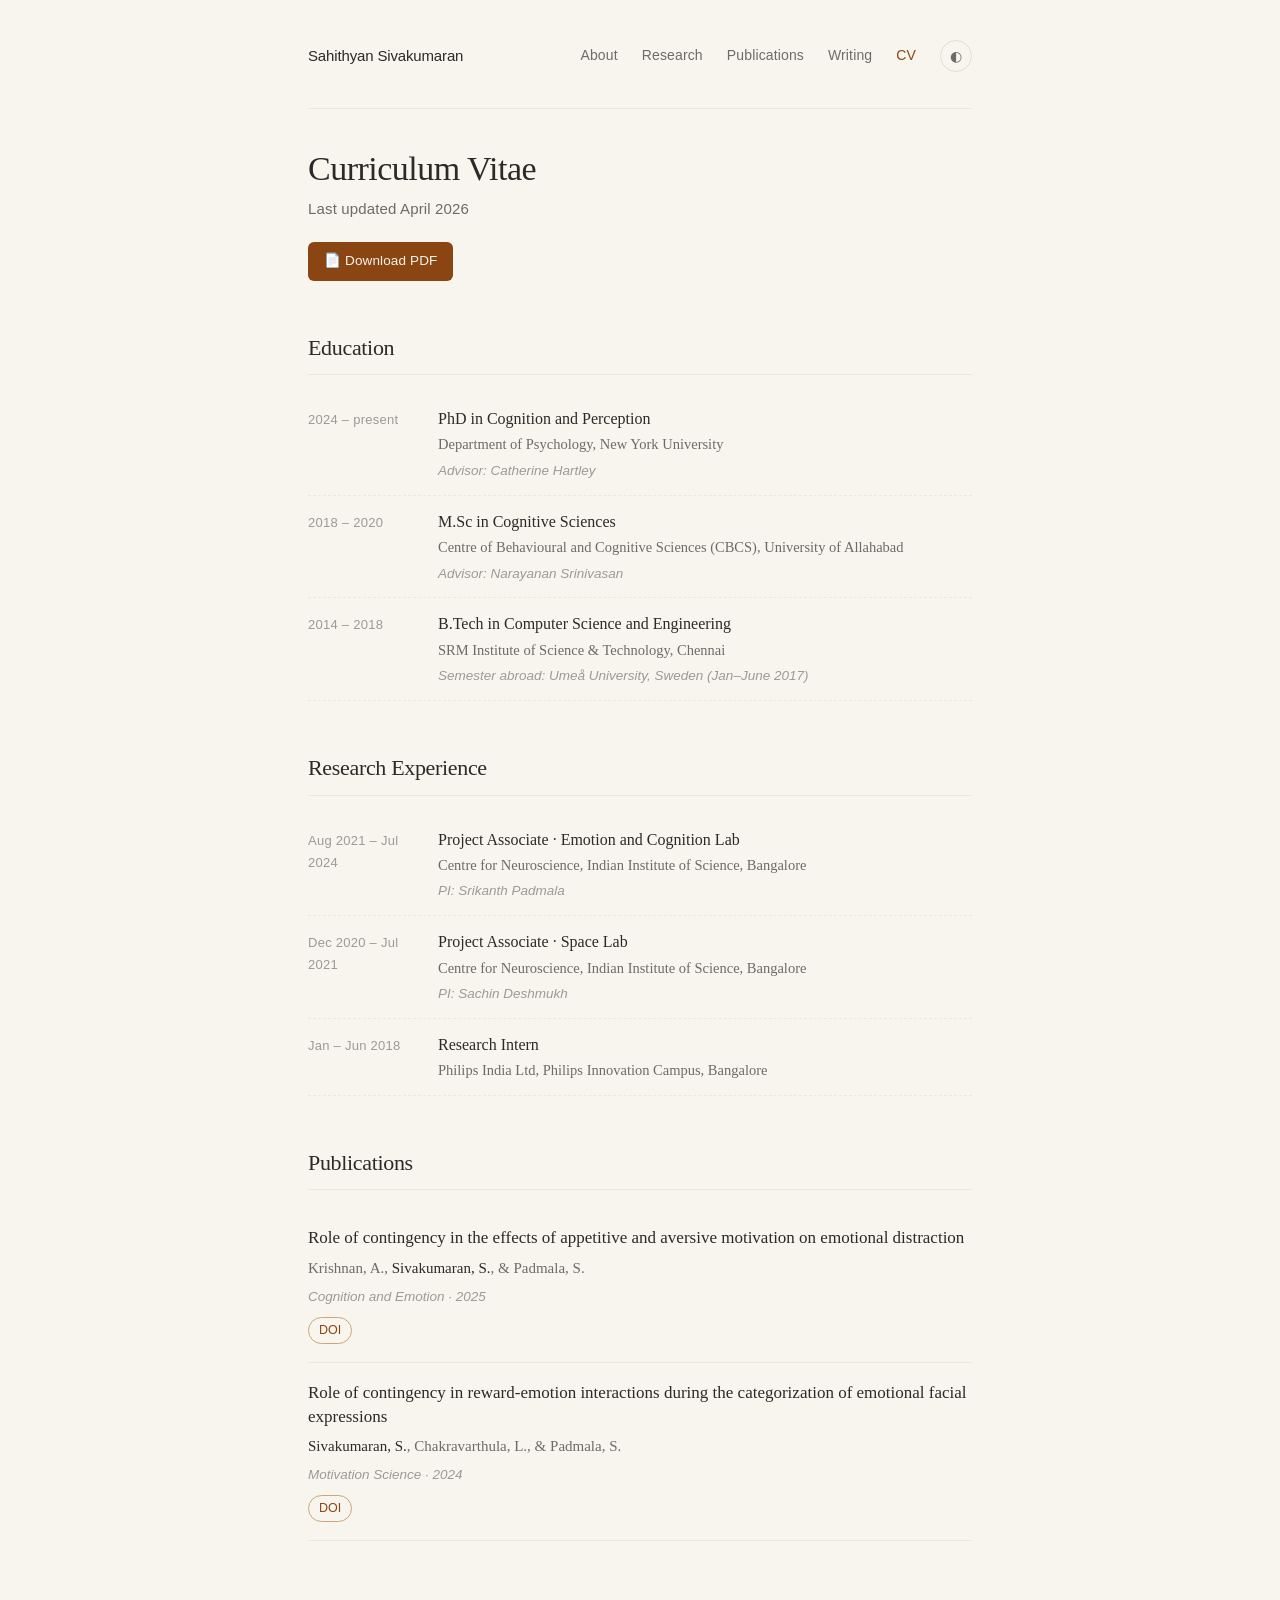
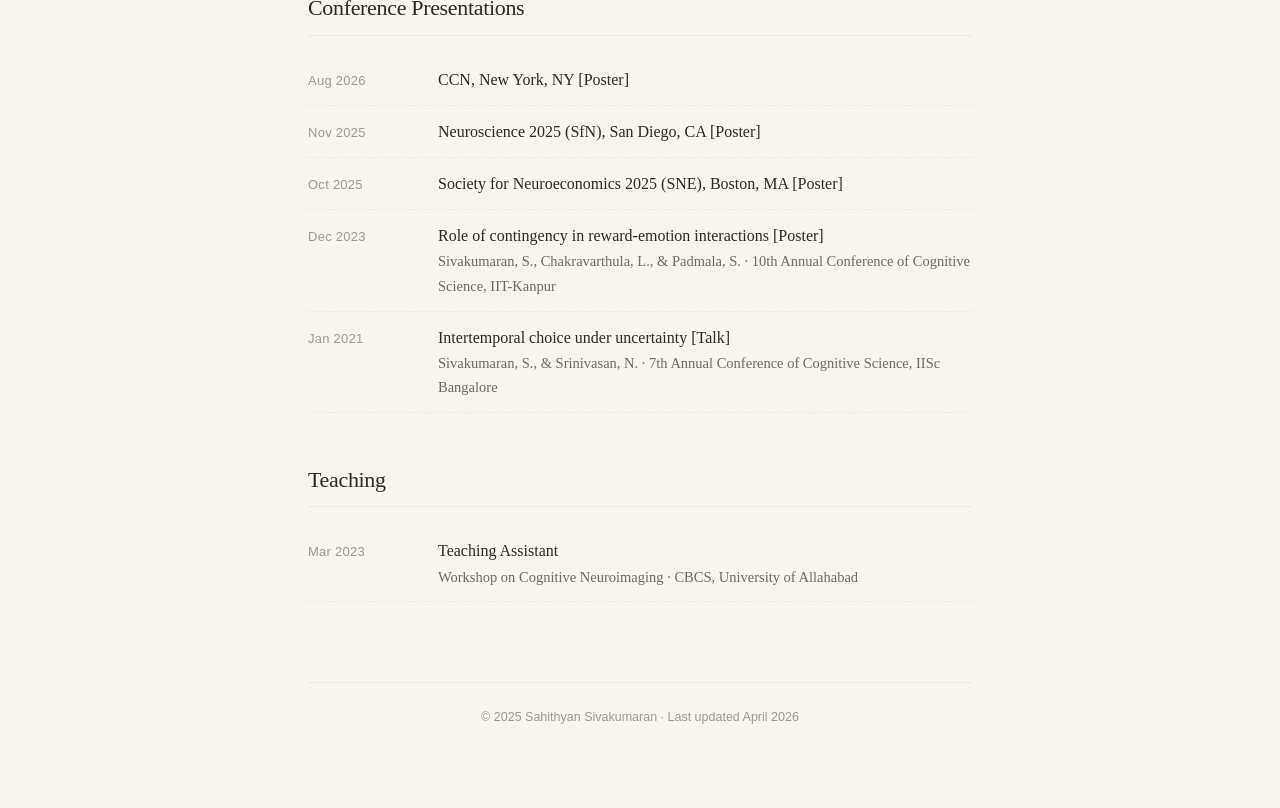
<file: cv.html>
<!DOCTYPE html>
<html lang="en">
<head>
<meta charset="UTF-8">
<meta name="viewport" content="width=device-width, initial-scale=1.0">
<title>CV · Sahithyan Sivakumaran</title>
<meta name="description" content="Curriculum Vitae — Sahithyan Sivakumaran">
<link rel="stylesheet" href="styles.css">
<link rel="icon" href="data:image/svg+xml,%3Csvg xmlns='http://www.w3.org/2000/svg' viewBox='0 0 100 100'%3E%3Ctext y='.9em' font-size='90'%3E🧠%3C/text%3E%3C/svg%3E">
</head>
<body>
<div class="container">

<nav class="nav">
  <a href="index.html" class="nav-brand">Sahithyan Sivakumaran</a>
  <div class="nav-links">
    <a href="index.html">About</a>
    <a href="research.html">Research</a>
    <a href="publications.html">Publications</a>
    <a href="writing.html">Writing</a>
    <a href="cv.html" class="active">CV</a>
    <button id="theme-toggle" class="theme-toggle" aria-label="Toggle theme">◐</button>
  </div>
</nav>

<h1>Curriculum Vitae</h1>
<p class="hero-subtitle" style="margin-top: 6px; margin-bottom: 20px;">Last updated April 2026</p>

<a href="files/Sahithyan_CV_Oct_2026.pdf" class="btn" target="_blank" rel="noopener">📄 Download PDF</a>

<h2>Education</h2>

<div class="cv-entry">
  <div class="cv-date">2024 – present</div>
  <div class="cv-content">
    <div class="role">PhD in Cognition and Perception</div>
    <div class="place">Department of Psychology, New York University</div>
    <div class="advisor">Advisor: Catherine Hartley</div>
  </div>
</div>

<div class="cv-entry">
  <div class="cv-date">2018 – 2020</div>
  <div class="cv-content">
    <div class="role">M.Sc in Cognitive Sciences</div>
    <div class="place">Centre of Behavioural and Cognitive Sciences (CBCS), University of Allahabad</div>
    <div class="advisor">Advisor: Narayanan Srinivasan</div>
  </div>
</div>

<div class="cv-entry">
  <div class="cv-date">2014 – 2018</div>
  <div class="cv-content">
    <div class="role">B.Tech in Computer Science and Engineering</div>
    <div class="place">SRM Institute of Science &amp; Technology, Chennai</div>
    <div class="advisor">Semester abroad: Umeå University, Sweden (Jan–June 2017)</div>
  </div>
</div>

<h2>Research Experience</h2>

<div class="cv-entry">
  <div class="cv-date">Aug 2021 – Jul 2024</div>
  <div class="cv-content">
    <div class="role">Project Associate · Emotion and Cognition Lab</div>
    <div class="place">Centre for Neuroscience, Indian Institute of Science, Bangalore</div>
    <div class="advisor">PI: Srikanth Padmala</div>
  </div>
</div>

<div class="cv-entry">
  <div class="cv-date">Dec 2020 – Jul 2021</div>
  <div class="cv-content">
    <div class="role">Project Associate · Space Lab</div>
    <div class="place">Centre for Neuroscience, Indian Institute of Science, Bangalore</div>
    <div class="advisor">PI: Sachin Deshmukh</div>
  </div>
</div>

<div class="cv-entry">
  <div class="cv-date">Jan – Jun 2018</div>
  <div class="cv-content">
    <div class="role">Research Intern</div>
    <div class="place">Philips India Ltd, Philips Innovation Campus, Bangalore</div>
  </div>
</div>

<h2>Publications</h2>

<div class="pub">
  <div class="pub-title">
    Role of contingency in the effects of appetitive and aversive motivation on emotional distraction
  </div>
  <div class="pub-authors">
    Krishnan, A., <span class="self">Sivakumaran, S.</span>, &amp; Padmala, S.
  </div>
  <div class="pub-venue">Cognition and Emotion · 2025</div>
  <div class="pub-links">
    <a href="https://doi.org/10.1080/02699931.2025.2542920" target="_blank" rel="noopener">DOI</a>
  </div>
</div>

<div class="pub">
  <div class="pub-title">
    Role of contingency in reward-emotion interactions during the categorization of emotional facial expressions
  </div>
  <div class="pub-authors">
    <span class="self">Sivakumaran, S.</span>, Chakravarthula, L., &amp; Padmala, S.
  </div>
  <div class="pub-venue">Motivation Science · 2024</div>
  <div class="pub-links">
    <a href="https://psycnet.apa.org/doi/10.1037/mot0000330" target="_blank" rel="noopener">DOI</a>
  </div>
</div>

<h2>Conference Presentations</h2>

<div class="cv-entry">
  <div class="cv-date">Aug 2026</div>
  <div class="cv-content">
    <div class="role">CCN, New York, NY [Poster]</div>
  </div>
</div>

<div class="cv-entry">
  <div class="cv-date">Nov 2025</div>
  <div class="cv-content">
    <div class="role">Neuroscience 2025 (SfN), San Diego, CA [Poster]</div>
  </div>
</div>

<div class="cv-entry">
  <div class="cv-date">Oct 2025</div>
  <div class="cv-content">
    <div class="role">Society for Neuroeconomics 2025 (SNE), Boston, MA [Poster]</div>
  </div>
</div>

<div class="cv-entry">
  <div class="cv-date">Dec 2023</div>
  <div class="cv-content">
    <div class="role">Role of contingency in reward-emotion interactions [Poster]</div>
    <div class="place">Sivakumaran, S., Chakravarthula, L., &amp; Padmala, S. · 10th Annual Conference of Cognitive Science, IIT-Kanpur</div>
  </div>
</div>

<div class="cv-entry">
  <div class="cv-date">Jan 2021</div>
  <div class="cv-content">
    <div class="role">Intertemporal choice under uncertainty [Talk]</div>
    <div class="place">Sivakumaran, S., &amp; Srinivasan, N. · 7th Annual Conference of Cognitive Science, IISc Bangalore</div>
  </div>
</div>

<h2>Teaching</h2>

<div class="cv-entry">
  <div class="cv-date">Mar 2023</div>
  <div class="cv-content">
    <div class="role">Teaching Assistant</div>
    <div class="place">Workshop on Cognitive Neuroimaging · CBCS, University of Allahabad</div>
  </div>
</div>

<footer class="footer">
  © 2025 Sahithyan Sivakumaran · Last updated April 2026
</footer>

</div>

<script>
(function() {
  var root = document.documentElement;
  var toggle = document.getElementById('theme-toggle');
  var saved = localStorage.getItem('theme');
  if (saved) root.setAttribute('data-theme', saved);

  toggle.addEventListener('click', function() {
    var current = root.getAttribute('data-theme');
    var isDark = current === 'dark' ||
      (!current && window.matchMedia('(prefers-color-scheme: dark)').matches);
    var next = isDark ? 'light' : 'dark';
    root.setAttribute('data-theme', next);
    localStorage.setItem('theme', next);
  });
})();
</script>

</body>
</html>
</file>
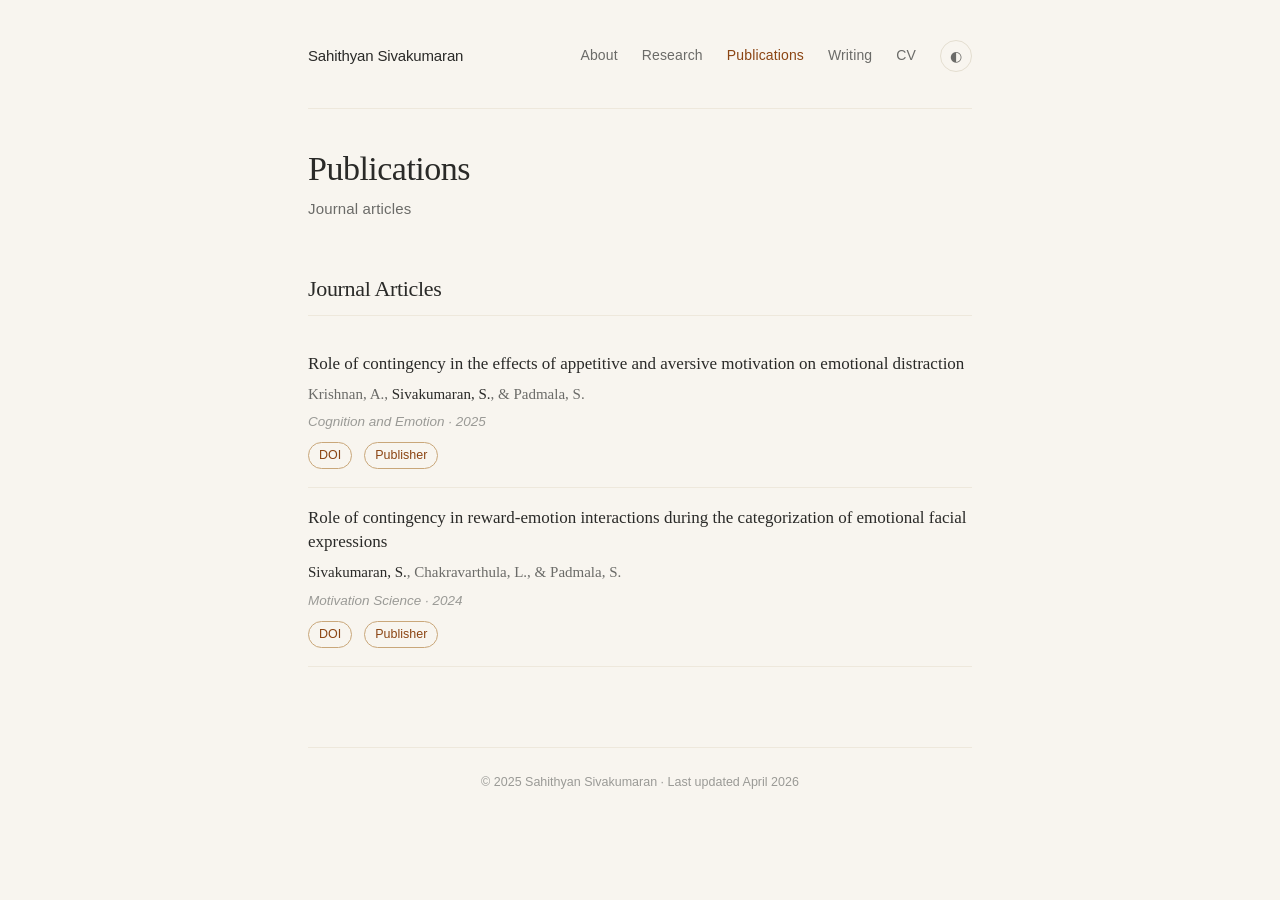
<file: publications.html>
<!DOCTYPE html>
<html lang="en">
<head>
<meta charset="UTF-8">
<meta name="viewport" content="width=device-width, initial-scale=1.0">
<title>Publications · Sahithyan Sivakumaran</title>
<meta name="description" content="Publications.">
<link rel="stylesheet" href="styles.css">
<link rel="icon" href="data:image/svg+xml,%3Csvg xmlns='http://www.w3.org/2000/svg' viewBox='0 0 100 100'%3E%3Ctext y='.9em' font-size='90'%3E🧠%3C/text%3E%3C/svg%3E">
</head>
<body>
<div class="container">

<nav class="nav">
  <a href="index.html" class="nav-brand">Sahithyan Sivakumaran</a>
  <div class="nav-links">
    <a href="index.html">About</a>
    <a href="research.html">Research</a>
    <a href="publications.html" class="active">Publications</a>
    <a href="writing.html">Writing</a>
    <a href="cv.html">CV</a>
    <button id="theme-toggle" class="theme-toggle" aria-label="Toggle theme">◐</button>
  </div>
</nav>

<h1>Publications</h1>
<p class="hero-subtitle" style="margin-top: 6px; margin-bottom: 28px;">Journal articles</p>

<h2>Journal Articles</h2>

<div class="pub">
  <div class="pub-title">
    Role of contingency in the effects of appetitive and aversive motivation on emotional distraction
  </div>
  <div class="pub-authors">
    Krishnan, A., <span class="self">Sivakumaran, S.</span>, &amp; Padmala, S.
  </div>
  <div class="pub-venue">Cognition and Emotion · 2025</div>
  <div class="pub-links">
    <a href="https://doi.org/10.1080/02699931.2025.2542920" target="_blank" rel="noopener">DOI</a>
    <a href="https://doi.org/10.1080/02699931.2025.2542920" target="_blank" rel="noopener">Publisher</a>
  </div>
</div>

<div class="pub">
  <div class="pub-title">
    Role of contingency in reward-emotion interactions during the categorization of emotional facial expressions
  </div>
  <div class="pub-authors">
    <span class="self">Sivakumaran, S.</span>, Chakravarthula, L., &amp; Padmala, S.
  </div>
  <div class="pub-venue">Motivation Science · 2024</div>
  <div class="pub-links">
    <a href="https://psycnet.apa.org/doi/10.1037/mot0000330" target="_blank" rel="noopener">DOI</a>
    <a href="https://psycnet.apa.org/doi/10.1037/mot0000330" target="_blank" rel="noopener">Publisher</a>
  </div>
</div>

<footer class="footer">
  © 2025 Sahithyan Sivakumaran · Last updated April 2026
</footer>

</div>

<script>
(function() {
  var root = document.documentElement;
  var toggle = document.getElementById('theme-toggle');
  var saved = localStorage.getItem('theme');
  if (saved) root.setAttribute('data-theme', saved);

  toggle.addEventListener('click', function() {
    var current = root.getAttribute('data-theme');
    var isDark = current === 'dark' ||
      (!current && window.matchMedia('(prefers-color-scheme: dark)').matches);
    var next = isDark ? 'light' : 'dark';
    root.setAttribute('data-theme', next);
    localStorage.setItem('theme', next);
  });
})();
</script>

</body>
</html>
</file>
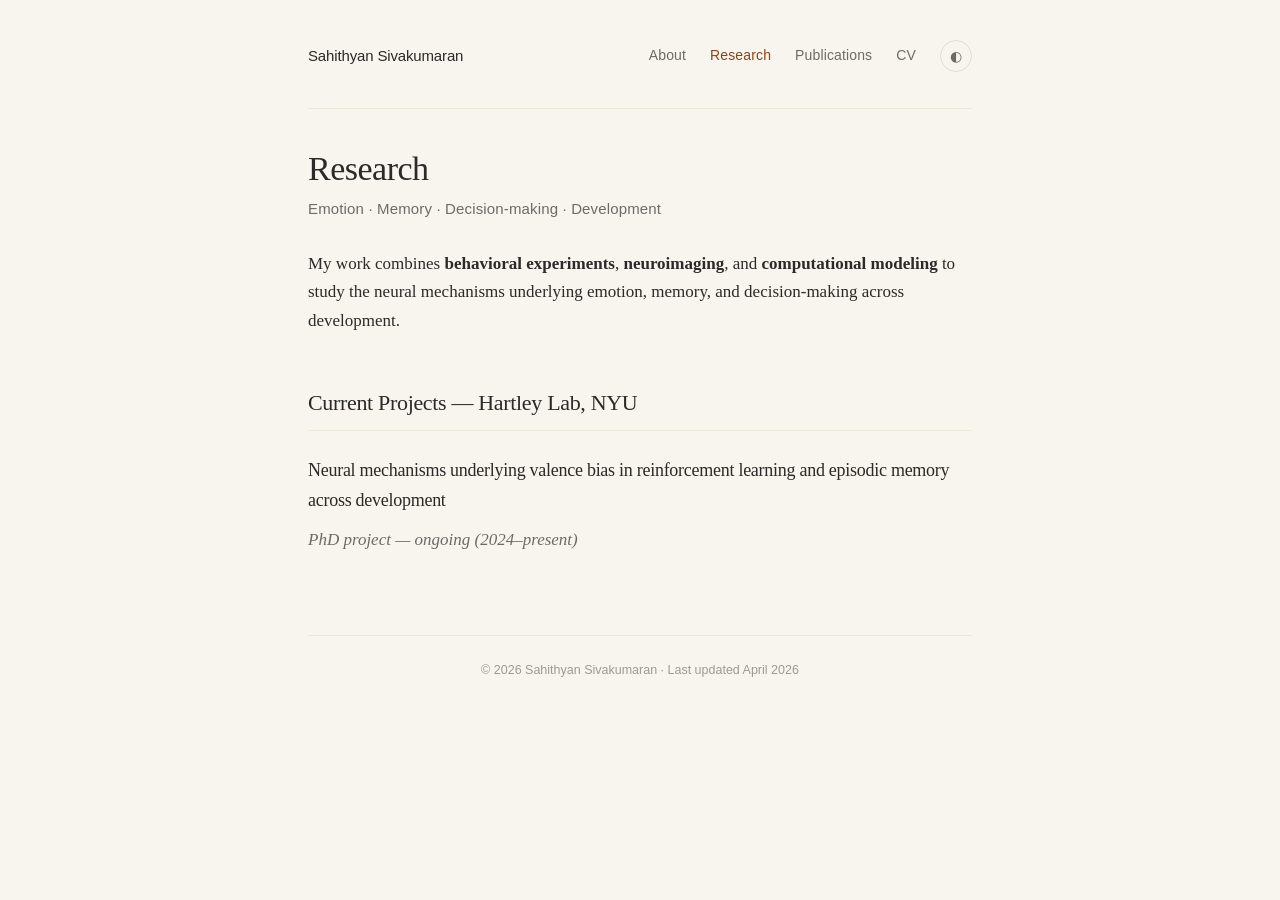
<file: research.html>
<!DOCTYPE html>
<html lang="en">
<head>
<meta charset="UTF-8">
<meta name="viewport" content="width=device-width, initial-scale=1.0">
<title>Research · Sahithyan Sivakumaran</title>
<meta name="description" content="Research interests and projects in affective neuroscience and cognitive psychology.">
<link rel="stylesheet" href="styles.css">
<link rel="icon" href="data:image/svg+xml,%3Csvg xmlns='http://www.w3.org/2000/svg' viewBox='0 0 100 100'%3E%3Ctext y='.9em' font-size='90'%3E🧠%3C/text%3E%3C/svg%3E">
</head>
<body>
<div class="container">

<nav class="nav">
  <a href="index.html" class="nav-brand">Sahithyan Sivakumaran</a>
  <div class="nav-links">
    <a href="index.html">About</a>
    <a href="research.html" class="active">Research</a>
    <a href="publications.html">Publications</a>
    <a href="cv.html">CV</a>
    <button id="theme-toggle" class="theme-toggle" aria-label="Toggle theme">◐</button>
  </div>
</nav>

<h1>Research</h1>
<p class="hero-subtitle" style="margin-top: 6px; margin-bottom: 28px;">Emotion · Memory · Decision-making · Development</p>

<p>
My work combines <strong>behavioral experiments</strong>, <strong>neuroimaging</strong>, and <strong>computational modeling</strong> to study the neural mechanisms underlying emotion, memory, and decision-making across development.
</p>

<h2>Current Projects — Hartley Lab, NYU</h2>

<h3>Neural mechanisms underlying valence bias in reinforcement learning and episodic memory across development</h3>
<p><em>PhD project — ongoing (2024–present)</em></p>

<footer class="footer">
  © 2026 Sahithyan Sivakumaran · Last updated April 2026
</footer>

</div>

<script>
(function() {
  var root = document.documentElement;
  var toggle = document.getElementById('theme-toggle');
  var saved = localStorage.getItem('theme');
  if (saved) root.setAttribute('data-theme', saved);

  toggle.addEventListener('click', function() {
    var current = root.getAttribute('data-theme');
    var isDark = current === 'dark' ||
      (!current && window.matchMedia('(prefers-color-scheme: dark)').matches);
    var next = isDark ? 'light' : 'dark';
    root.setAttribute('data-theme', next);
    localStorage.setItem('theme', next);
  });
})();
</script>

</body>
</html>
</file>
<file: styles.css>
/* ================================================================
   Sahithyan Sivakumaran — Academic Website
   A clean, serif-led minimal theme with dark/light mode
   ================================================================ */

/* --- CSS Variables: Light mode (default) --- */
:root {
  --bg: #f8f5ef;
  --bg-elev: #ffffff;
  --text: #2a2a28;
  --text-muted: #6b6b68;
  --text-soft: #9a9a96;
  --accent: #8b4513;
  --accent-soft: #c9a77a;
  --border: #e4ded0;
  --border-soft: #eee8dc;

  --font-serif: "Iowan Old Style", "Palatino Linotype", "URW Palladio L", Palatino, "Book Antiqua", Georgia, serif;
  --font-sans: -apple-system, BlinkMacSystemFont, "SF Pro Text", "Helvetica Neue", Arial, sans-serif;
  --font-mono: "SF Mono", "Monaco", "Inconsolata", "Fira Mono", monospace;

  --max-width: 720px;
  --radius: 8px;
}

/* --- Dark mode (auto-detected via OS preference) --- */
@media (prefers-color-scheme: dark) {
  :root {
    --bg: #1a1a1a;
    --bg-elev: #242424;
    --text: #e8e6e1;
    --text-muted: #a8a6a1;
    --text-soft: #6b6966;
    --accent: #d4a373;
    --accent-soft: #8b6a4a;
    --border: #3a3a38;
    --border-soft: #2d2d2c;
  }
}

/* --- Manual toggle override --- */
:root[data-theme="dark"] {
  --bg: #1a1a1a;
  --bg-elev: #242424;
  --text: #e8e6e1;
  --text-muted: #a8a6a1;
  --text-soft: #6b6966;
  --accent: #d4a373;
  --accent-soft: #8b6a4a;
  --border: #3a3a38;
  --border-soft: #2d2d2c;
}

:root[data-theme="light"] {
  --bg: #f8f5ef;
  --bg-elev: #ffffff;
  --text: #2a2a28;
  --text-muted: #6b6b68;
  --text-soft: #9a9a96;
  --accent: #8b4513;
  --accent-soft: #c9a77a;
  --border: #e4ded0;
  --border-soft: #eee8dc;
}

/* --- Reset & Base --- */
* {
  box-sizing: border-box;
  margin: 0;
  padding: 0;
}

html {
  scroll-behavior: smooth;
  -webkit-font-smoothing: antialiased;
  -moz-osx-font-smoothing: grayscale;
}

body {
  background: var(--bg);
  color: var(--text);
  font-family: var(--font-serif);
  font-size: 17px;
  line-height: 1.7;
  min-height: 100vh;
  transition: background 0.3s ease, color 0.3s ease;
}

.container {
  max-width: var(--max-width);
  margin: 0 auto;
  padding: 32px 28px 80px;
}

/* --- Navigation --- */
.nav {
  display: flex;
  justify-content: space-between;
  align-items: center;
  padding: 8px 0 36px;
  border-bottom: 1px solid var(--border-soft);
  margin-bottom: 40px;
  flex-wrap: wrap;
  gap: 12px;
}

.nav-brand {
  font-family: var(--font-sans);
  font-size: 15px;
  font-weight: 500;
  letter-spacing: -0.01em;
  color: var(--text);
  text-decoration: none;
}

.nav-links {
  display: flex;
  gap: 24px;
  align-items: center;
}

.nav-links a {
  font-family: var(--font-sans);
  font-size: 14px;
  color: var(--text-muted);
  text-decoration: none;
  letter-spacing: 0.01em;
  transition: color 0.2s;
}

.nav-links a:hover,
.nav-links a.active {
  color: var(--accent);
}

/* --- Theme Toggle Button --- */
.theme-toggle {
  background: none;
  border: 1px solid var(--border);
  color: var(--text-muted);
  width: 32px;
  height: 32px;
  border-radius: 50%;
  cursor: pointer;
  display: inline-flex;
  align-items: center;
  justify-content: center;
  font-size: 14px;
  transition: all 0.2s;
  padding: 0;
}

.theme-toggle:hover {
  border-color: var(--accent);
  color: var(--accent);
}

/* --- Typography --- */
h1, h2, h3, h4 {
  font-family: var(--font-serif);
  font-weight: 500;
  color: var(--text);
  letter-spacing: -0.015em;
}

h1 {
  font-size: 34px;
  line-height: 1.15;
  margin-bottom: 8px;
}

h2 {
  font-size: 22px;
  margin-top: 48px;
  margin-bottom: 18px;
  font-weight: 500;
  padding-bottom: 8px;
  border-bottom: 1px solid var(--border-soft);
}

h3 {
  font-size: 18px;
  margin-top: 24px;
  margin-bottom: 10px;
}

p {
  margin-bottom: 18px;
  color: var(--text);
}

a {
  color: var(--accent);
  text-decoration: none;
  border-bottom: 1px solid transparent;
  transition: border-color 0.2s;
}

a:hover {
  border-bottom-color: var(--accent);
}

em {
  color: var(--text-muted);
}

strong {
  font-weight: 600;
  color: var(--text);
}

/* --- Hero / About section --- */
.hero {
  display: flex;
  gap: 28px;
  align-items: flex-start;
  margin-bottom: 36px;
}

.hero-photo {
  width: 130px;
  height: 130px;
  border-radius: 50%;
  object-fit: cover;
  flex-shrink: 0;
  border: 2px solid var(--border);
}

.hero-text {
  flex: 1;
  min-width: 0;
}

.hero-subtitle {
  font-family: var(--font-sans);
  font-size: 15px;
  color: var(--text-muted);
  margin-bottom: 14px;
  letter-spacing: 0.01em;
}

.hero-links {
  display: flex;
  gap: 14px;
  font-family: var(--font-sans);
  font-size: 13.5px;
  flex-wrap: wrap;
}

.hero-links a {
  color: var(--text-muted);
  border-bottom: 1px solid transparent;
}

.hero-links a:hover {
  color: var(--accent);
  border-bottom-color: var(--accent);
}

.hero-links span.sep {
  color: var(--text-soft);
}

/* --- Section styling --- */
.intro {
  font-size: 17.5px;
  line-height: 1.8;
  margin-bottom: 12px;
}

/* --- Lists --- */
ul, ol {
  margin-bottom: 20px;
  padding-left: 22px;
}

li {
  margin-bottom: 8px;
  color: var(--text);
}

/* --- News list --- */
.news-list {
  list-style: none;
  padding-left: 0;
}

.news-list li {
  padding: 12px 0;
  border-bottom: 1px dashed var(--border-soft);
  display: flex;
  gap: 18px;
  align-items: baseline;
  font-size: 15.5px;
}

.news-list li:last-child {
  border-bottom: none;
}

.news-date {
  font-family: var(--font-sans);
  font-size: 13px;
  color: var(--text-soft);
  flex-shrink: 0;
  width: 92px;
  letter-spacing: 0.02em;
}

/* --- Publication entries --- */
.pub {
  padding: 18px 0;
  border-bottom: 1px solid var(--border-soft);
}

.pub:last-child {
  border-bottom: none;
}

.pub-title {
  font-size: 17px;
  line-height: 1.4;
  margin-bottom: 6px;
  font-weight: 500;
  color: var(--text);
}

.pub-authors {
  font-size: 15px;
  color: var(--text-muted);
  margin-bottom: 4px;
}

.pub-authors .self {
  color: var(--text);
  font-weight: 500;
}

.pub-venue {
  font-family: var(--font-sans);
  font-size: 13.5px;
  color: var(--text-soft);
  font-style: italic;
  margin-bottom: 8px;
}

.pub-links {
  display: flex;
  gap: 12px;
  font-family: var(--font-sans);
  font-size: 12.5px;
  margin-top: 6px;
}

.pub-links a {
  color: var(--accent);
  padding: 2px 10px;
  border: 1px solid var(--accent-soft);
  border-radius: 14px;
  text-decoration: none;
  transition: all 0.2s;
}

.pub-links a:hover {
  background: var(--accent);
  color: var(--bg);
  border-color: var(--accent);
}

.pub-tag {
  display: inline-block;
  font-family: var(--font-sans);
  font-size: 11.5px;
  color: var(--text-soft);
  padding: 2px 8px;
  border: 1px solid var(--border);
  border-radius: 10px;
  margin-left: 6px;
  letter-spacing: 0.03em;
  text-transform: uppercase;
}

/* --- Writing list (index page) --- */
.writing-list {
  display: flex;
  flex-direction: column;
}

.writing-item {
  display: flex;
  justify-content: space-between;
  align-items: baseline;
  padding: 16px 0;
  border-bottom: 1px dashed var(--border-soft);
  text-decoration: none;
  gap: 18px;
  transition: color 0.2s;
}

.writing-item:last-child {
  border-bottom: none;
}

.writing-item:hover {
  border-bottom-color: var(--border-soft);
}

.writing-title {
  font-size: 17px;
  font-weight: 500;
  color: var(--text);
  line-height: 1.4;
  transition: color 0.2s;
}

.writing-item:hover .writing-title {
  color: var(--accent);
}

.writing-date {
  font-family: var(--font-sans);
  font-size: 13px;
  color: var(--text-soft);
  flex-shrink: 0;
  letter-spacing: 0.02em;
}

/* --- Writing article (individual post) --- */
.writing-back {
  display: inline-block;
  font-family: var(--font-sans);
  font-size: 13.5px;
  color: var(--text-muted);
  margin-bottom: 28px;
  text-decoration: none;
  border-bottom: none;
  transition: color 0.2s;
}

.writing-back:hover {
  color: var(--accent);
}

.writing-article h1 {
  margin-bottom: 6px;
}

.writing-meta {
  font-family: var(--font-sans);
  font-size: 13.5px;
  color: var(--text-soft);
  font-style: italic;
  margin-bottom: 32px;
}

.writing-article p {
  margin-bottom: 20px;
}

.writing-article code {
  font-family: var(--font-mono);
  font-size: 14px;
  background: var(--bg-elev);
  border: 1px solid var(--border);
  padding: 1px 5px;
  border-radius: 4px;
}

/* --- CV specific --- */
.cv-entry {
  display: flex;
  gap: 20px;
  padding: 12px 0;
  border-bottom: 1px dashed var(--border-soft);
  align-items: baseline;
}

.cv-entry:last-child {
  border-bottom: none;
}

.cv-date {
  font-family: var(--font-sans);
  font-size: 13px;
  color: var(--text-soft);
  flex-shrink: 0;
  width: 110px;
  letter-spacing: 0.02em;
}

.cv-content {
  flex: 1;
}

.cv-content .role {
  font-weight: 500;
  color: var(--text);
  font-size: 16px;
}

.cv-content .place {
  font-size: 14.5px;
  color: var(--text-muted);
}

.cv-content .advisor {
  font-size: 13.5px;
  color: var(--text-soft);
  font-family: var(--font-sans);
  font-style: italic;
  margin-top: 3px;
}

/* --- Download button --- */
.btn {
  display: inline-block;
  padding: 8px 16px;
  background: var(--accent);
  color: var(--bg);
  font-family: var(--font-sans);
  font-size: 13.5px;
  border-radius: 6px;
  border: none;
  text-decoration: none;
  transition: opacity 0.2s;
  letter-spacing: 0.01em;
}

.btn:hover {
  opacity: 0.85;
  border-bottom: none;
}

/* --- Footer --- */
.footer {
  margin-top: 80px;
  padding-top: 24px;
  border-top: 1px solid var(--border-soft);
  font-family: var(--font-sans);
  font-size: 12.5px;
  color: var(--text-soft);
  text-align: center;
}

/* --- Mobile responsive --- */
@media (max-width: 640px) {
  .container {
    padding: 20px 18px 60px;
  }

  .hero {
    flex-direction: column;
    align-items: center;
    text-align: center;
    gap: 18px;
  }

  .hero-photo {
    width: 110px;
    height: 110px;
  }

  .hero-links {
    justify-content: center;
  }

  h1 {
    font-size: 28px;
  }

  h2 {
    font-size: 20px;
  }

  body {
    font-size: 16px;
  }

  .nav {
    padding-bottom: 24px;
    margin-bottom: 28px;
  }

  .nav-links {
    gap: 16px;
  }

  .news-list li,
  .cv-entry,
  .writing-item {
    flex-direction: column;
    gap: 2px;
  }

  .news-date,
  .cv-date {
    width: auto;
  }
}
</file>
